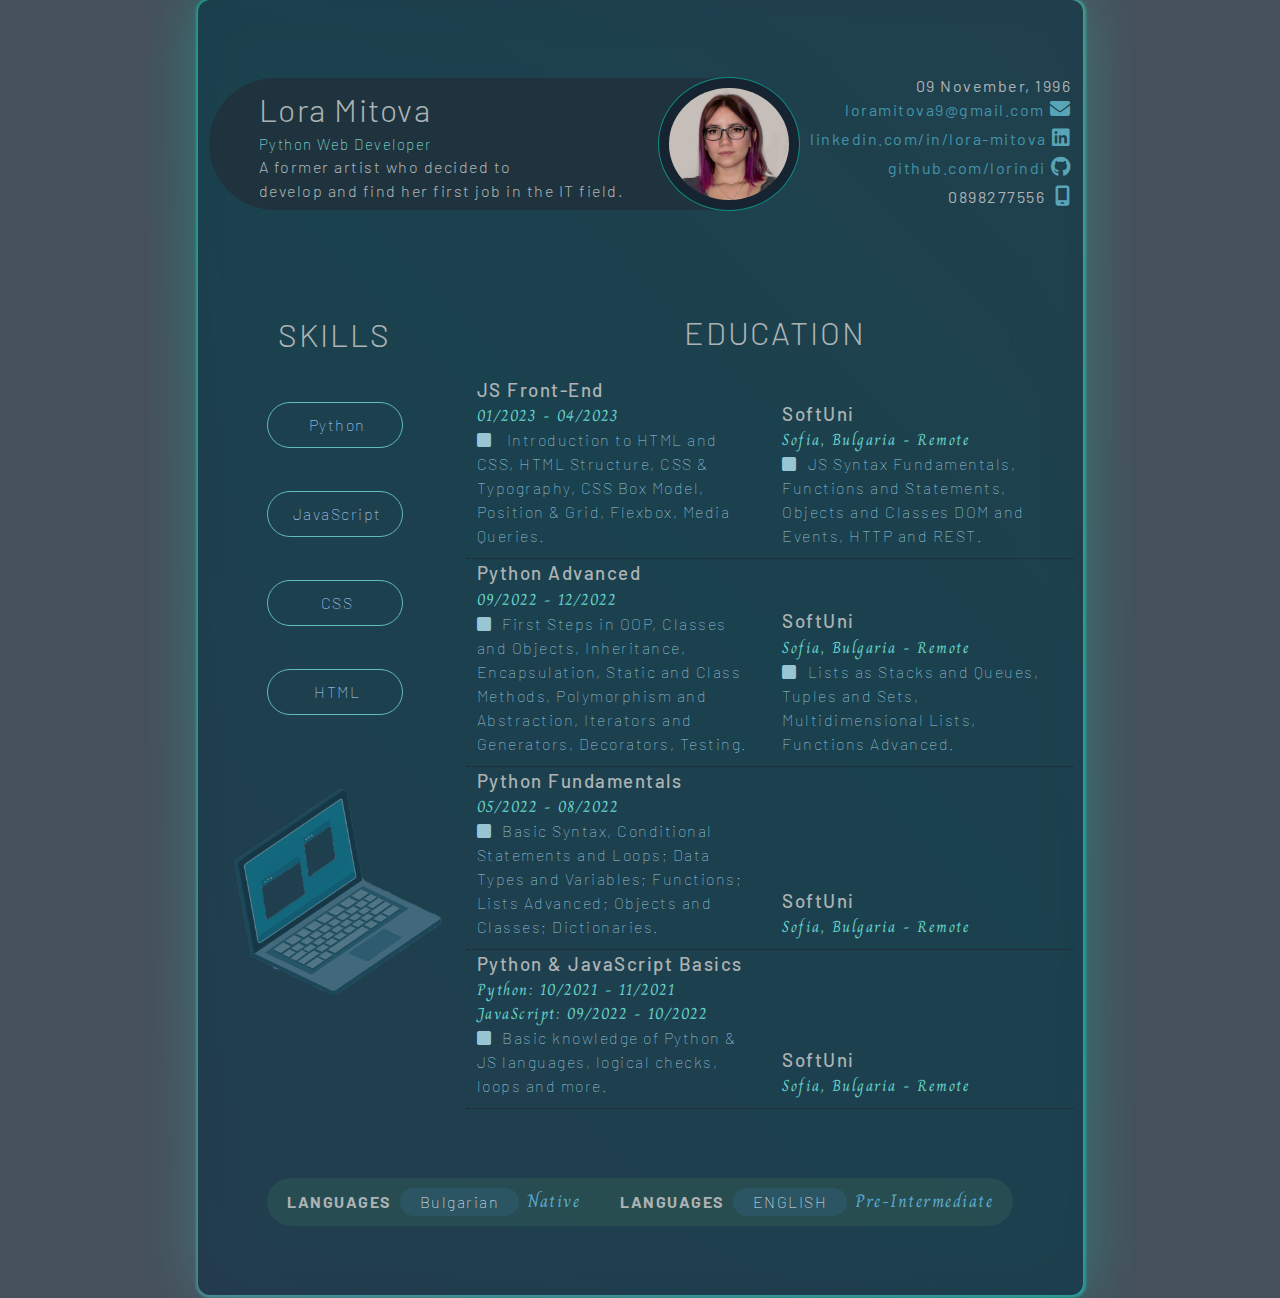
<file: index.html>
<!DOCTYPE html>
<html lang="en">

<head>
    <meta charset="UTF-8">
    <meta http-equiv="X-UA-Compatible" content="IE=edge">
    <meta name="viewport" content="width=device-width, initial-scale=1.0">
    <title>Document</title>
    <link rel="stylesheet" href="./reset.css">
    <link rel="stylesheet" href="./form-animation.css">
    <link rel="stylesheet" href="./information-and-contacts.css">
    <link rel="stylesheet" href="./skills-and-education.css">
    <link rel="stylesheet" href="./more-information.css">


</head>

<body>

    <div class="cv">
        <header class="information-and-contacts">
            <div class="introduction">
                <div class="introduction-content">
                    <h1 class="introduction-name">Lora Mitova</h1>
                    <p class="introduction-specialization">Python Web Developer</p>
                    <p class="introduction-new-passion">A former artist who decided to</p>
                    <p class="introduction-new-passion">develop and find her first job in the IT field.</p>
                </div>
                <img src="./pic.png" alt="">
            </div>
            <article class="contacts">

                <p>09 November, 1996</p>
                
                <div class="social-contacts">
                    <p><a
                            href="https://mail.google.com/mail/u/0/?pli=1#inbox?compose=DmwnWtMhFTKpPvlJVDwNdXhGVqXwpTSvcrjcpkCRgHGnqRLVzmTtdCMZxZrpWHzTvdnvPtBRHGvv">loramitova9@gmail.com<i
                                class="fa-solid fa-envelope"></i></a>
                    </p>
                    <p><a href="https://www.linkedin.com/in/lora-mitova-833a47261/">linkedin.com/in/lora-mitova<i
                                class="fa-brands fa-linkedin"></i></a>
                    </p>
                    <p><a href="https://github.com/lorindi">github.com/lorindi<i class="fa-brands fa-github"></i></a>
                    </p>
                    <p>0898277556 <i class="fa-solid fa-mobile-screen"></i></p>
                </div>

            </article>
        </header>
        <main>

            <section class="skills-section">

                <div class="skills">

                    <h2 class="skills-header">SKILLS</h2>
                    <div class="skills-so-far">
                        <ul role='list' class="all-skills-section">
                            <li class="all-skills"><span class="skills-direction">Python</span>
                            </li>
                            <li class="all-skills"><span class="skills-direction">JavaScript</span>
                            </li>
                            <li class="all-skills"><span class="skills-direction">CSS</span>
                            </li>
                            <li class="all-skills"><span class="skills-direction">HTML</span>
                            </li>

                        </ul>

                    </div>
                </div>
                <img class="fa-laptop-code" src="./laptop.png" alt="">

            </section>
            <section class="education">
                <h2 class="education-header">EDUCATION</h2>


                <ul role='list' class="list">

                    <li class="programming-course">
                        <div class="course-information">
                            <h3>JS Front-End</h3>
                            <span>01/2023 - 04/2023</span>
                            <p class="course-information-description"><i
                                 <i class="fa-solid fa-square"></i> Introduction to HTML and CSS, HTML Structure,
                                CSS & Typography, CSS Box Model, Position & Grid,
                                Flexbox, Media Queries.</p>



                        </div>
                        <div class="course-date">
                            <h3>SoftUni</h3>
                            <span>Sofia, Bulgaria - Remote</span>
                            <p class="course-information-description"><i class="fa-solid fa-square"></i>JS Syntax
                                Fundamentals,
                                Functions and Statements, Objects and Classes
                                DOM and Events, HTTP and REST.</p>
                        </div>
                    </li>
                    <li class="programming-course">
                        <div class="course-information">
                            <h3>Python Advanced</h3>
                            <span>09/2022 - 12/2022</span>
                            <p class="course-information-description"><i class="fa-solid fa-square"></i>First
                                Steps in OOP, Classes and Objects, Inheritance,
                                Encapsulation, Static and Class
                                Methods, Polymorphism and Abstraction, Iterators and Generators, Decorators, Testing.
                            </p>



                        </div>
                        <div class="course-date">
                            <h3>SoftUni</h3>
                            <span>Sofia, Bulgaria - Remote</span>
                            <p class="course-information-description"><i class="fa-solid fa-square"></i>Lists as
                                Stacks and Queues, Tuples and Sets,
                                Multidimensional Lists, Functions Advanced.
                            </p>
                        </div>
                    </li>
                    <li class="programming-course">
                        <div class="course-information">
                            <h3>Python Fundamentals</h3>
                            <span>05/2022 - 08/2022</span>
                            <p class="course-information-description"><i class="fa-solid fa-square"></i>Basic
                                Syntax, Conditional Statements and Loops; Data
                                Types and Variables; Functions; Lists
                                Advanced; Objects and Classes; Dictionaries.</p>

                        </div>
                        <div class="course-date">
                            <h3>SoftUni</h3>
                            <span>Sofia, Bulgaria - Remote</span>
                        </div>
                    </li>
                    <li class="programming-course">
                        <div class="course-information">
                            <h3>Python & JavaScript Basics</h3>
                            <span>Python: 10/2021 - 11/2021</span>
                            <span>JavaScript: 09/2022 - 10/2022</span>
                            <p class="course-information-description"><i class="fa-solid fa-square"></i>Basic
                                knowledge of Python & JS languages, logical
                                checks,
                                loops and more.</p>

                        </div>
                        <div class="course-date">
                            <h3>SoftUni</h3>
                            <span>Sofia, Bulgaria - Remote</span>
                        </div>
                    </li>

                </ul>
            </section>

        </main>
        <footer>
            <ul role='list' class="footer">
                <li>
                    <h4>LANGUAGES</h4>
                    <p>Bulgarian</p>
                    <span>Native</span>

                </li>
                <li>
                    <h4>LANGUAGES</h4>
                    <p>ENGLISH</p>
                    <span>Pre-Intermediate</span>
                </li>
            </ul>


        </footer>
    </div>


</body>

</html>
</file>
<file: information-and-contacts.css>
.information-and-contacts {

    margin-bottom: 20px;
    display: flex;
    flex-direction: row;
    width: 100%;
    justify-content: space-evenly;
    align-items: center;
    border-radius: 20px;
}

.information-and-contacts img {
    border-radius: 100%;
    object-fit: cover;
    width: 120px;
    height: auto;
    border: 10px solid #162431;
    outline: 1px solid #0F8A80;
}

.introduction {
    display: flex;
    flex-direction: row;
    align-items: center;
    background-color: #1e333d;
    border-radius: 100px;
    padding-left: 20px;
}

.introduction-content {
    width: 400px;
    padding-left: 30px;
}

.introduction-name {
    font-weight: 300;

}

.introduction-specialization {
    font-weight: 50;

    color: #9bf8f0;
    font-size: 15px;
}

.introduction-new-passion {
    font-weight: 300;
}

.contacts {
    display: flex;
    flex-direction: column;
    height: 150px;
    align-items: flex-end;
    justify-content: center;
}

.social-contacts {
    display: flex;
    flex-direction: column;
    align-items: flex-end;
}

.social-contacts p a {
    color: #4394a8;
    text-decoration: none;
}

.fa-envelope,
.fa-linkedin,
.fa-github,
.fa-mobile-screen {
    margin-left: 5px;
    color: #59a5b8;
    font-size: 20px;
    margin-bottom: 8px;
}
</file>
<file: skills-and-education.css>
main {
    display: flex;
    flex-direction: row;
    max-width: 900px;
}

.skills-section {
    display: flex;
    flex-direction: column;
    width: 30%;
    align-items: center;
    justify-content: space-around;
    margin-left: 5px;
}

.skills {
    display: flex;
    flex-direction: column;
    align-items: center;
}

.skills-header {
    align-items: center;
    font-family: 'Barlow', sans-serif;
    letter-spacing: 2px;
    font-weight: 300;
    font-size: 2rem;
}

.all-skills-section {
    display: flex;
    flex-direction: column;
    justify-content: space-evenly;
    height: 400px;
}

.all-skills {
    border: 1px solid #61bdb5;
    padding: 10px 20px;
    border-radius: 50px;
    display: flex;
    font-weight: 50;
    justify-content: center;
    font-family: 'Barlow', sans-serif;
}

.skills-direction {
    font-weight: 50;
    color: #b4d6fd;
    padding-left: 5px;
}

.fa-laptop-code {
    font-size: 10rem;
    color: #162431;
    margin-bottom: 80px;
    opacity: 0.4;
}

h3,
.education-header {
    font-weight: 500;
}



.education {
    position: relative;
    width: 70%;
}

.education-header {
    display: flex;
    justify-content: center;
    margin-bottom: 20px;
    font-family: 'Barlow', sans-serif;
    letter-spacing: 2px;
    font-weight: 300;
    font-size: 2rem;
}

.list {
    display: flex;
    flex-direction: column;
    height: 90%;
    justify-content: space-evenly;
}

.programming-course {
    display: flex;
    align-items: flex-end;
    padding-bottom: 10px;
    border-bottom: 1px dotted #162431;
    margin-right: 10px;
    padding-left: 10px;
    padding-right: 10px;
}

.course-information {
    width: 50%;
    padding-right: 25px;
}

.course-information-description {
    font-weight: 100;
    font-size: 16px;
    display: inline-block;
    color: rgba(165, 211, 226, 0.925);
}

.course-date {
    width: 50%;
    display: flex;
    flex-direction: column;
}

.course-information span,
.course-date span {
    font-size: 16px;
    display: block;
    font-weight: 200;
    font-family: 'Charm', cursive;
    color: #66d3ca;
}

.fa-square {
    padding-right: 10px;
}
</file>
<file: more-information.css>
.footer {
    display: flex;
    flex-direction: row;
    gap: 40px;
}

.footer p {
    background-color: #3c6c9946;
    border-radius: 100px;
    padding: 2px 20px;
    font-size: 16px;
    font-weight: 100;
    color: rgba(240, 248, 255, 0.938);
}

.footer span {
    font-family: 'Charm', cursive;
    color: #6dc4eccb;
    font-size: 18px;
   
}

.footer li {
    display: flex;
    flex-direction: row;
    gap: 8px;
    align-items: center;

}

footer {
    background-color: #295052d3;
    border-radius: 100px;
    padding: 10px 20px;
}
</file>
<file: form-animation.css>
@import url('https://cdnjs.cloudflare.com/ajax/libs/font-awesome/6.4.0/css/all.min.css');
@import url('https://fonts.googleapis.com/css2?family=Barlow:ital,wght@0,100;0,300;0,500;0,700;0,900;1,100;1,300;1,500;1,700;1,900&display=swap');
@import url('https://fonts.googleapis.com/css2?family=Charm:wght@400;700&display=swap');

body {
    background-color: #162431cc;
    display: flex;
    justify-content: center;
    align-items: center;
    flex-direction: column;
    color: #ADB3B5;
    font-family: 'Barlow', sans-serif;
    letter-spacing: 1.5px;

}

.cv {
    position: relative;
    border-radius: 12px;
    background: #1b2d3fd7;
    display: flex;
    flex-direction: column;
    justify-content: space-evenly;
    align-items: center;
    width: 885px;
    height: 1295px;


}

.cv::before,
.cv::after {
    content: '';
    position: absolute;
    left: -2px;
    top: -2px;
    background: linear-gradient(45deg, #4cb8c4, #00dfc4, #4cd1b8, #72d572, #4cd1b8);
    background-size: 400%;
    width: calc(100% + 5px);
    height: calc(100% + 5px);
    z-index: -1;
    opacity: 0.5;
    filter: blur(1px);
    border-radius: 14px;
    animation: animate 50s linear infinite;
}

@keyframes animate {
    0% {
        background-position: 0 0;
    }

    50% {
        background-position: 400% 0;
    }

    100% {
        background-position: 400% 0;
    }
}

.cv::after {
    filter: blur(30px);
    opacity: 0.3;
}
</file>
